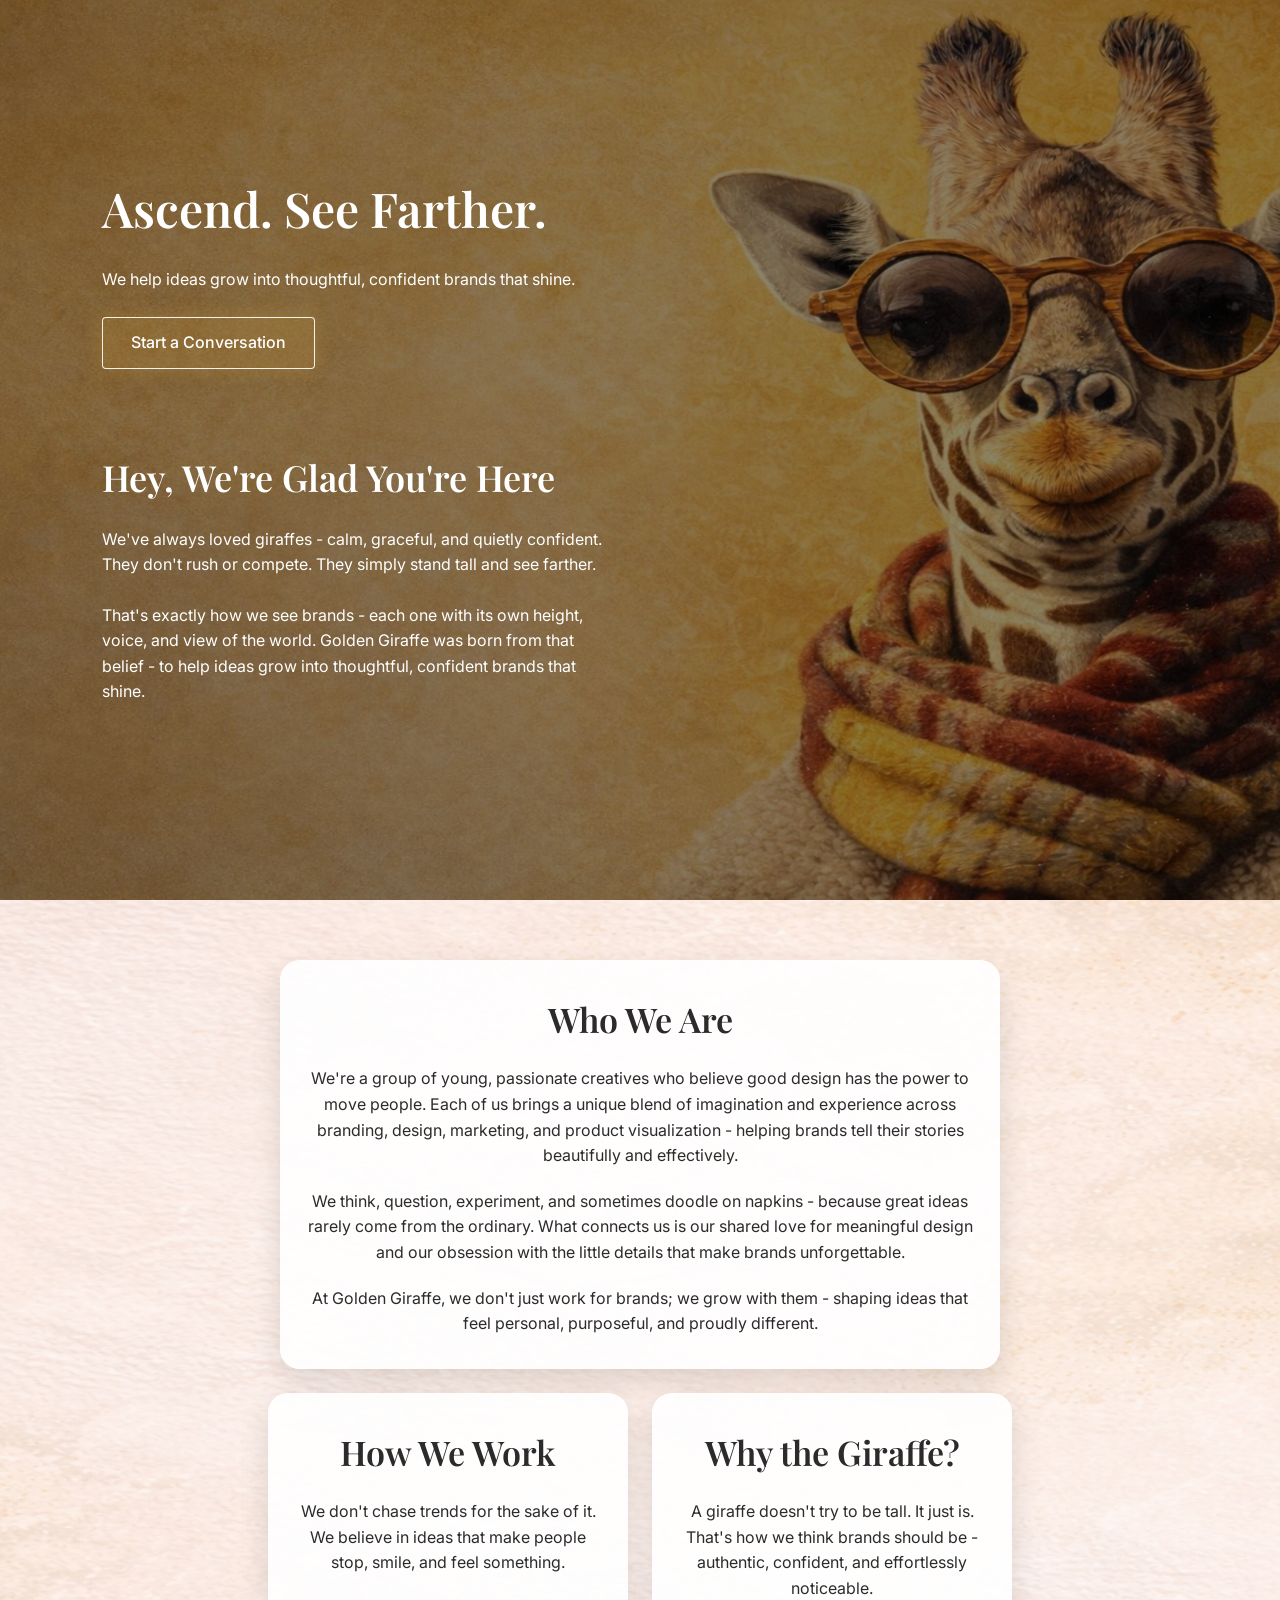
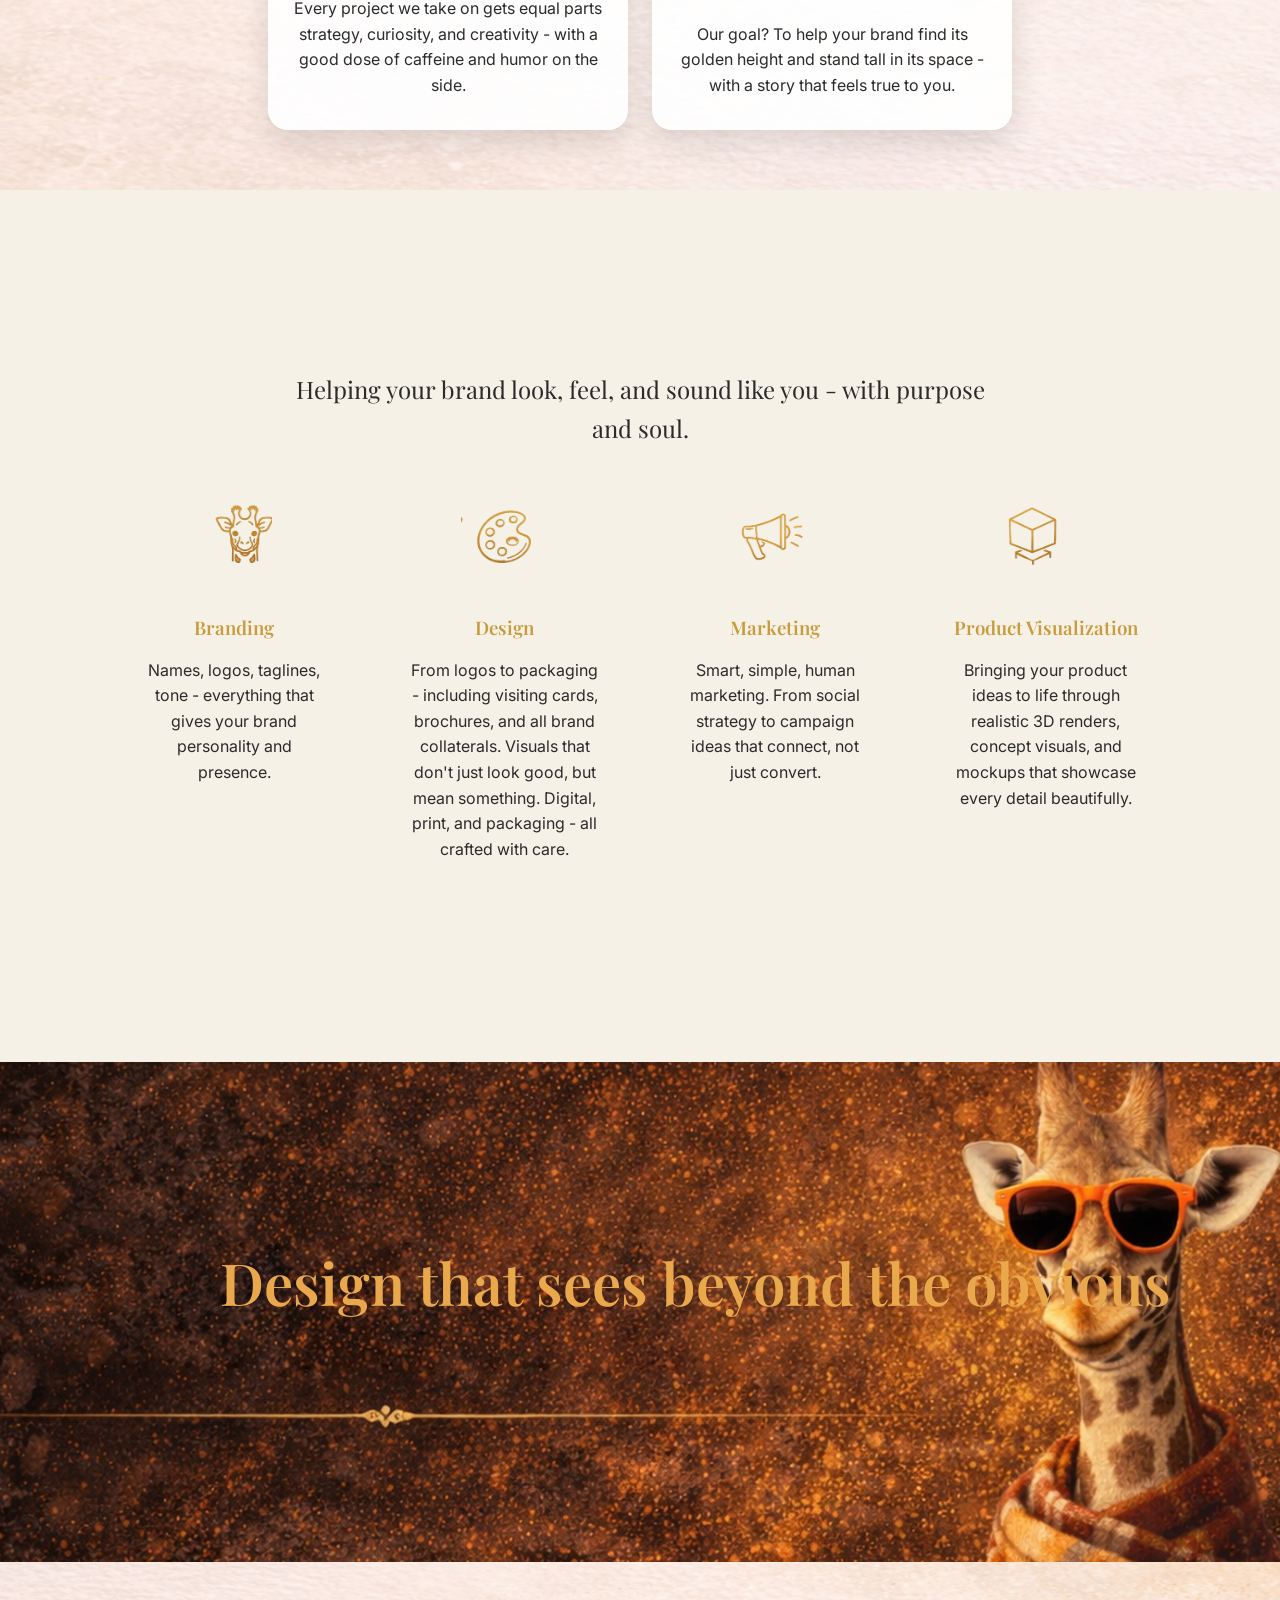
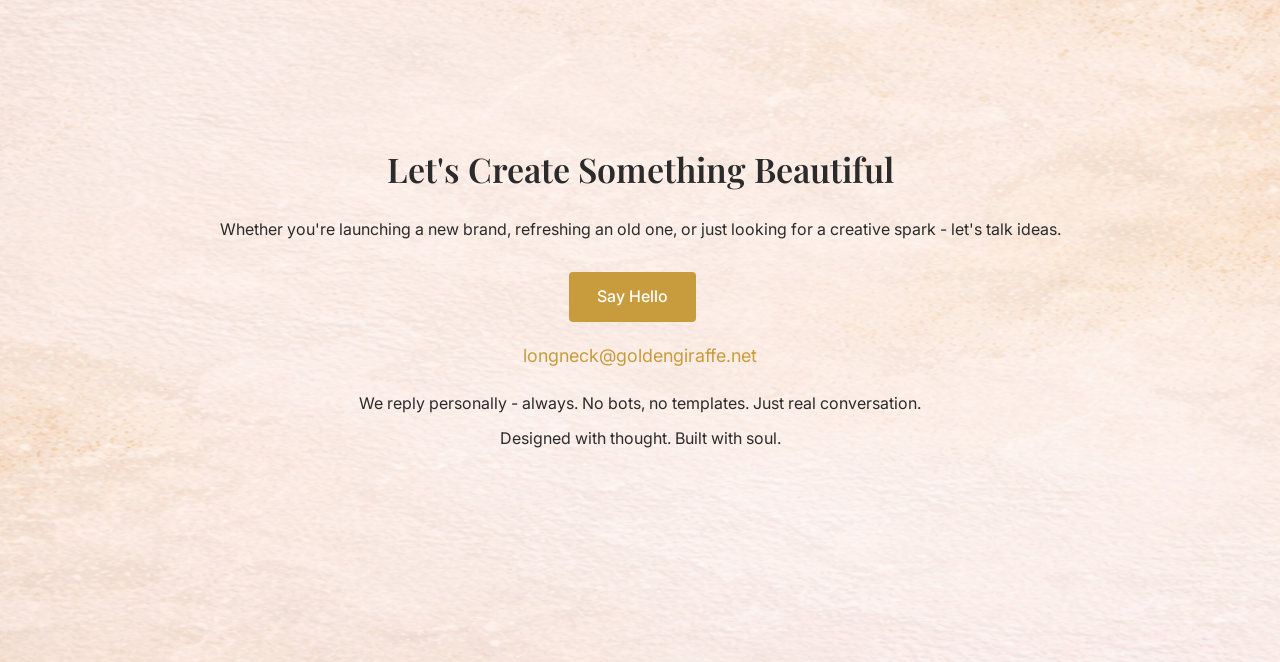
<file: index.html>
<!DOCTYPE html>
<html lang="en">

<head>
    <meta charset="UTF-8">
    <meta name="viewport" content="width=device-width, initial-scale=1.0">
    <title>Golden Giraffe</title>

    <link
        href="https://fonts.googleapis.com/css2?family=Playfair+Display:wght@400;600&family=Inter:wght@300;400;500&display=swap"
        rel="stylesheet">
    <link href="css/style.css" rel="stylesheet">
    <style>
        .info-cards-row {
            display: flex;
            gap: 24px;
            justify-content: center;
            align-items: stretch;
            flex-wrap: wrap;
        }

        .info-cards-row + .info-cards-row {
            margin-top: 24px;
        }

        .info-card {
            background: rgba(255, 255, 255, 0.92);
            border-radius: 20px;
            padding: 32px 24px;
            text-align: center;
            box-shadow: 0 12px 30px rgba(0, 0, 0, 0.12);
        }

        .info-card-wide {
            width: 100%;
            max-width: 720px;
            margin: 0 auto;
        }

        .info-card-half {
            flex: 1 1 320px;
            max-width: 360px;
        }

        .quote-banner {
            min-height: 200px;
            display: flex;
            align-items: center;
            justify-content: flex-start;
            text-align: left;
            padding: 0px;
        }

        .quote-banner-title {
            color: #e9a84c;
            font-size: 58px;
            max-width: none;
            line-height: 1.15;
            white-space: nowrap;
            margin: 0;
        }

        .quote-banner-inner {
            width: 100%;
            max-width: 1200px;
            margin: 0 200px;
            /* padding-left: 120px; */
        }

        @media (max-width: 768px) {
            .info-cards-row {
                gap: 18px;
            }

            .info-card {
                width: 100%;
                max-width: 100%;
                padding: 24px 18px;
            }

            .info-card h2 {
                font-size: 28px !important;
            }

            .quote-banner {
                min-height: 320px;
                padding: 16px;
                justify-content: center;
                text-align: center;
            }

            .quote-banner-title {
                font-size: 34px;
                max-width: 100%;
                white-space: normal;
            }

            .quote-banner-inner {
                padding-left: 0;
            }
        }

        @media (max-width: 480px) {
            .quote-banner-title {
                font-size: 28px;
            }
        }
    </style>
</head>

<body>

    <section class="split-section"
        style="background: url('images/banner1.png') no-repeat center center; background-size: cover;">
        <div class="split-text">
            <div class="hero-content">
                <h1>Ascend. See Farther.</h1>
                <p>
                    We help ideas grow into thoughtful, confident brands that shine.
                </p>
                <a href="https://wa.me/918870788703" class="btn btn-outline btn-whatsapp">Start a Conversation</a>
            </div>

            <div class="about-content">
                <h2>Hey, We're Glad You're Here</h2>
                <p>
                    We've always loved giraffes - calm, graceful, and quietly confident. They don't rush or compete.
                    They simply stand tall and see farther.
                </p>
                <p>
                    That's exactly how we see brands - each one with its own height, voice, and view of the world.
                    Golden Giraffe was born from that belief - to help ideas grow into thoughtful, confident brands
                    that shine.
                </p>
            </div>
        </div>
    </section>

    <section class="about"
        style="background: url('images/banner2.png') no-repeat center center; background-size: cover;">
        <div class="container" style="max-width: 1200px;">
            <div class="info-cards-row">
                <div class="info-card info-card-wide">
                    <h2 style="font-size: 34px; margin-bottom: 20px;">Who We Are</h2>
                    <p style="margin-bottom: 20px;">
                        We're a group of young, passionate creatives who believe good design has the power to move
                        people. Each of us brings a unique blend of imagination and experience across branding,
                        design, marketing, and product visualization - helping brands tell their stories beautifully
                        and effectively.
                    </p>
                    <p style="margin-bottom: 20px;">
                        We think, question, experiment, and sometimes doodle on napkins - because great ideas rarely
                        come from the ordinary. What connects us is our shared love for meaningful design and our
                        obsession with the little details that make brands unforgettable.
                    </p>
                    <p>
                        At Golden Giraffe, we don't just work for brands; we grow with them - shaping ideas that feel
                        personal, purposeful, and proudly different.
                    </p>
                </div>
            </div>

            <div class="info-cards-row">
                <div class="info-card info-card-half">
                    <h2 style="font-size: 34px; margin-bottom: 20px;">How We Work</h2>
                    <p style="margin-bottom: 20px;">
                        We don't chase trends for the sake of it. We believe in ideas that make people stop, smile,
                        and feel something.
                    </p>
                    <p>
                        Every project we take on gets equal parts strategy, curiosity, and creativity - with a good
                        dose of caffeine and humor on the side.
                    </p>
                </div>

                <div class="info-card info-card-half">
                    <h2 style="font-size: 34px; margin-bottom: 20px;">Why the Giraffe?</h2>
                    <p style="margin-bottom: 20px;">
                        A giraffe doesn't try to be tall. It just is. That's how we think brands should be -
                        authentic, confident, and effortlessly noticeable.
                    </p>
                    <p>
                        Our goal? To help your brand find its golden height and stand tall in its space - with a
                        story that feels true to you.
                    </p>
                </div>
            </div>
        </div>
    </section>

    <section class="banner">
        <section class="services">
            <div class="container">
                <h2>
                    Helping your brand look, feel, and sound like you - with purpose and soul.
                </h2>

                <div class="service-grid">

                    <div class="service-item">
                        <div class="icon">
                            <div class="icon-crop">
                                <img src="images/branding.png" alt="Branding">
                            </div>
                        </div>
                        <h3>Branding</h3>
                        <p>Names, logos, taglines, tone - everything that gives your brand personality and presence.</p>
                    </div>

                    <div class="service-item">
                        <div class="icon">
                            <div class="icon-crop">
                                <img src="images/design.png" alt="Design">
                            </div>

                        </div>
                        <h3>Design</h3>
                        <p>
                            From logos to packaging - including visiting cards, brochures, and all brand collaterals.
                            Visuals that don't just look good, but mean something. Digital, print, and packaging -
                            all crafted with care.
                        </p>
                    </div>

                    <div class="service-item">
                        <div class="icon">
                            <div class="icon-crop">
                                <img src="images/marketting.png" alt="Marketing">
                            </div>

                        </div>
                        <h3>Marketing</h3>
                        <p>Smart, simple, human marketing. From social strategy to campaign ideas that connect, not
                            just convert.</p>
                    </div>

                    <div class="service-item">
                        <div class="icon">
                            <div class="icon-crop">
                                <img src="images/product_visualization.png" alt="Product Visualization">
                            </div>

                        </div>
                        <h3>Product Visualization</h3>
                        <p>
                            Bringing your product ideas to life through realistic 3D renders, concept visuals, and
                            mockups that showcase every detail beautifully.
                        </p>
                    </div>

                </div>
            </div>
        </section>
    </section>

    <section class="banner"
        style="background: url('images/banner3New.png') no-repeat center center; background-size: cover; height: 500px;">
        <div class="quote-banner">
            <div class="quote-banner-inner">
                <h2 class="quote-banner-title">Design that sees beyond the obvious</h2>
            </div>
        </div>
    </section>

    <section class="banner"
        style="background: url('images/banner2.png') no-repeat center center; background-size: cover;">
        <section class="cta">
            <h2>Let's Create Something Beautiful</h2>
            <p>
                Whether you're launching a new brand, refreshing an old one, or just looking for a creative spark -
                let's talk ideas.
            </p>
            <a href="mailto:longneck@goldengiraffe.net" class="btn btn-primary">Say Hello</a>
            <div class="email">longneck@goldengiraffe.net</div>
            <p style="margin-top: 20px; margin-bottom: 10px;">We reply personally - always. No bots, no templates. Just real conversation.</p>
            <p>Designed with thought. Built with soul.</p>
        </section>
    </section>

</body>

</html>
</file>
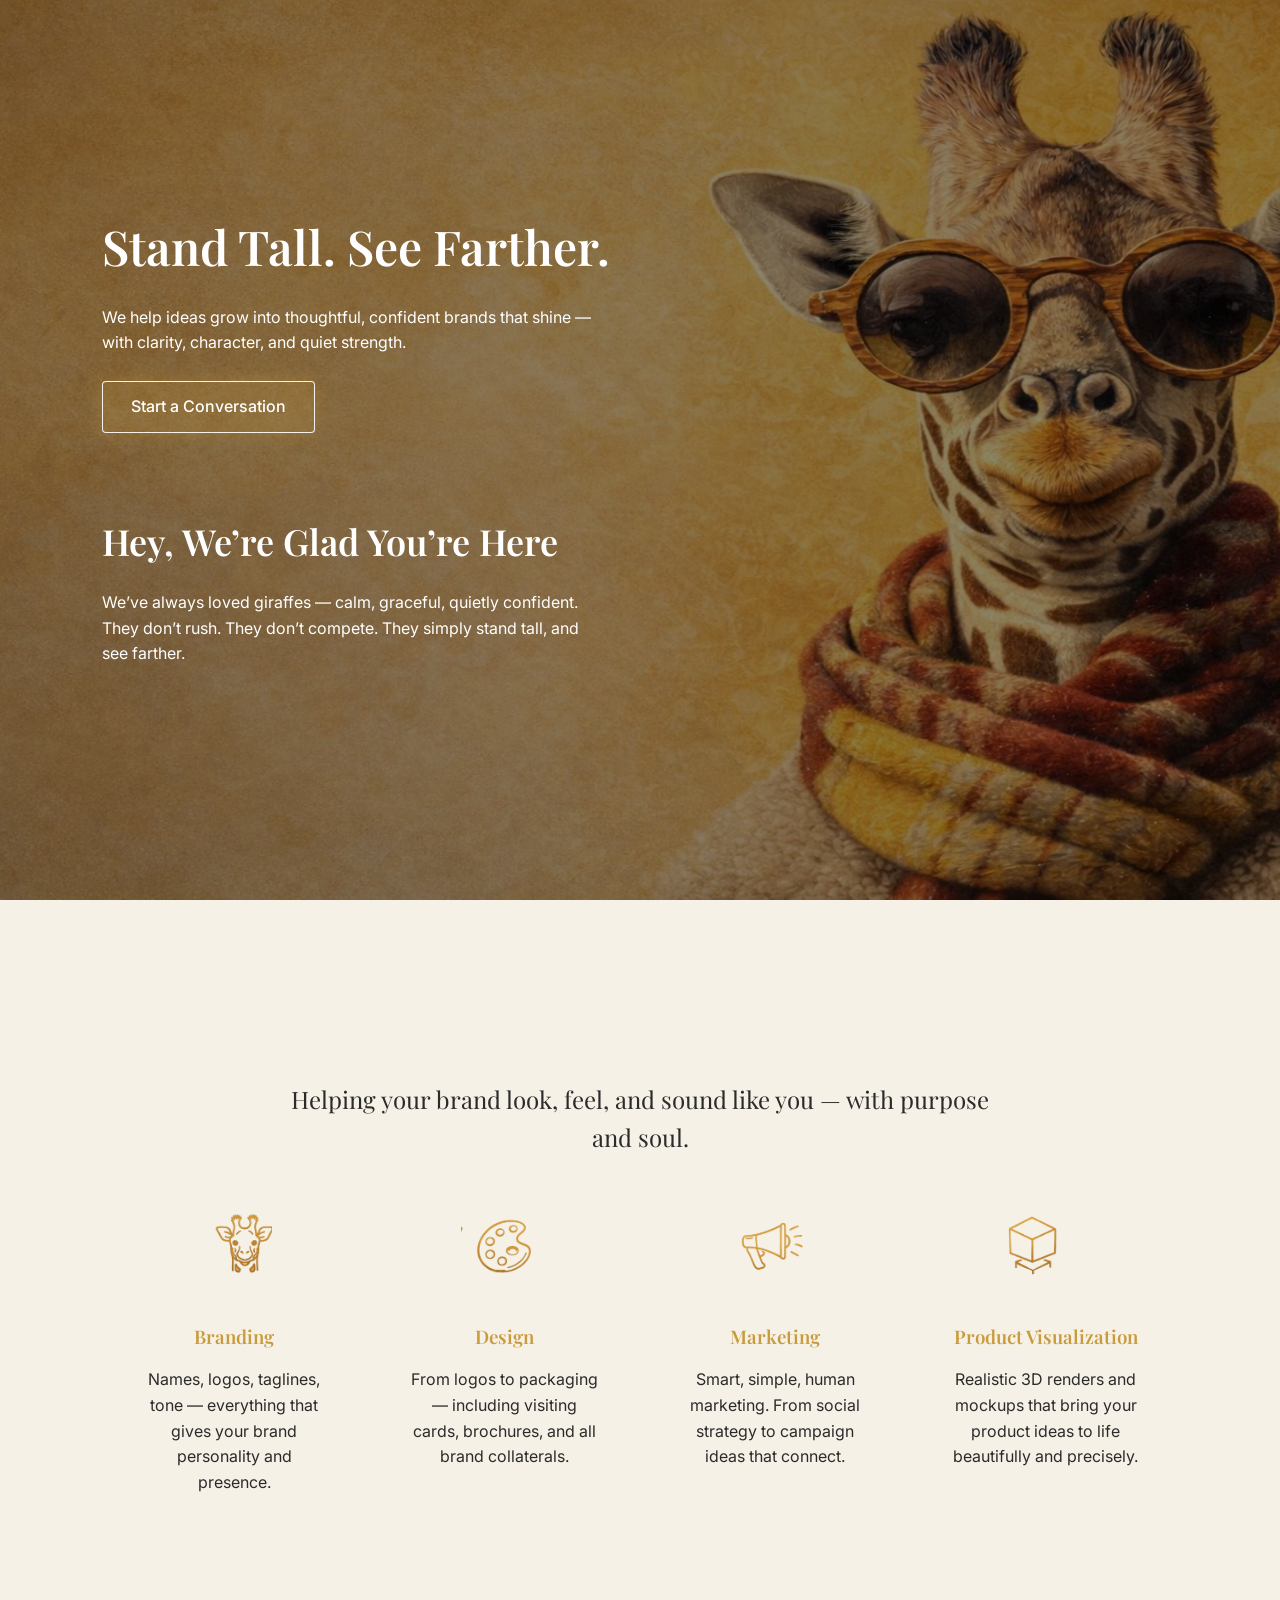
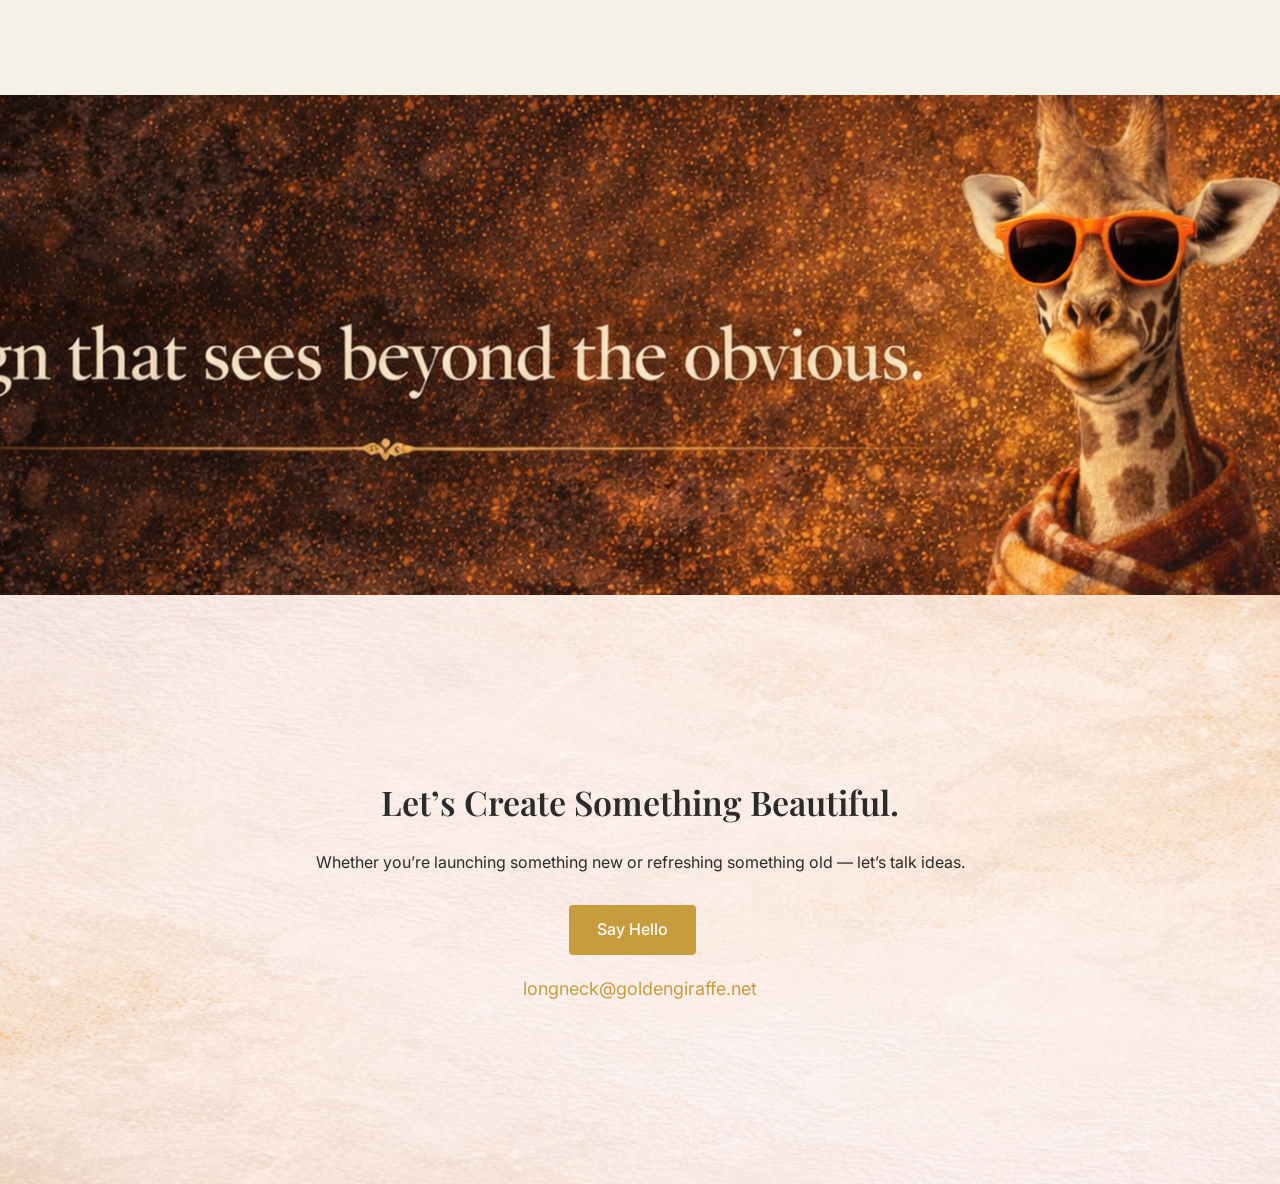
<file: index copy 2.html>
<!DOCTYPE html>
<html lang="en">

<head>
    <meta charset="UTF-8">
    <meta name="viewport" content="width=device-width, initial-scale=1.0">
    <title>Golden Giraffe</title>

    <!-- Google Fonts -->
    <link
        href="https://fonts.googleapis.com/css2?family=Playfair+Display:wght@400;600&family=Inter:wght@300;400;500&display=swap"
        rel="stylesheet">
    <!-- Your CSS File -->
    <link href="css/style.css" rel="stylesheet">
</head>

<body>

    <!-- HERO -->

    <!-- HERO + ABOUT WRAPPER -->
    <section class="split-section"
        style="background: url('images/banner1.png') no-repeat center center; background-size: cover;">
        <div class="split-text">

            <!-- HERO TEXT -->
            <div class="hero-content">
                <h1>Stand Tall. See Farther.</h1>
                <p>
                    We help ideas grow into thoughtful, confident brands that shine —
                    with clarity, character, and quiet strength.
                </p>
                <a href="https://wa.me/918870788703" class="btn btn-outline btn-whatsapp">Start a Conversation</a>
            </div>

            <!-- ABOUT TEXT -->
            <div class="about-content">
                <h2>Hey, We’re Glad You’re Here</h2>
                <p>
                    We’ve always loved giraffes — calm, graceful, quietly confident.
                    They don’t rush. They don’t compete.
                    They simply stand tall, and see farther.
                </p>
            </div>

        </div>
    </section>

    <!-- SERVICES -->
    <section class="banner">
        <section class="services">
            <div class="container">
                <h2>
                    Helping your brand look, feel, and sound like you — with purpose and soul.
                </h2>

                <div class="service-grid">

                    <div class="service-item">
                        <div class="icon">
                            <div class="icon-crop">
                                <img src="images/branding.png" alt="Branding">
                            </div>
                        </div>
                        <h3>Branding</h3>
                        <p>Names, logos, taglines, tone — everything that gives your brand personality and presence.</p>
                    </div>

                    <div class="service-item">
                        <div class="icon">
                            <div class="icon-crop">
                                <img src="images/design.png" alt="Design">
                            </div>

                        </div>
                        <h3>Design</h3>
                        <p>From logos to packaging — including visiting cards, brochures, and all brand collaterals.</p>
                    </div>

                    <div class="service-item">
                        <div class="icon">
                            <div class="icon-crop">
                                <img src="images/marketting.png" alt="Marketing">
                            </div>

                        </div>
                        <h3>Marketing</h3>
                        <p>Smart, simple, human marketing. From social strategy to campaign ideas that connect.</p>
                    </div>

                    <div class="service-item">
                        <div class="icon">
                            <div class="icon-crop">
                                <img src="images/product_visualization.png" alt="Product Visualization">
                            </div>

                        </div>
                        <h3>Product Visualization</h3>
                        <p>Realistic 3D renders and mockups that bring your product ideas to life beautifully and
                            precisely.</p>
                    </div>

                </div>
            </div>
        </section>
    </section>

    <!-- BANNER -->
    <section class="banner"
        style="background: url('images/banner3.png') no-repeat center center; background-size: cover; height: 500px;">
    </section>

    <!-- CTA -->
    <section class="banner"
        style="background: url('images/banner2.png') no-repeat center center; background-size: cover;">
        <section class="cta">
            <h2>Let’s Create Something Beautiful.</h2>
            <p>Whether you’re launching something new or refreshing something old — let’s talk ideas.</p>
            <a href="mailto:longneck@goldengiraffe.net" class="btn btn-primary">Say Hello</a>
            <div class="email">longneck@goldengiraffe.net</div>
        </section>
    </section>

</body>

</html>
</file>
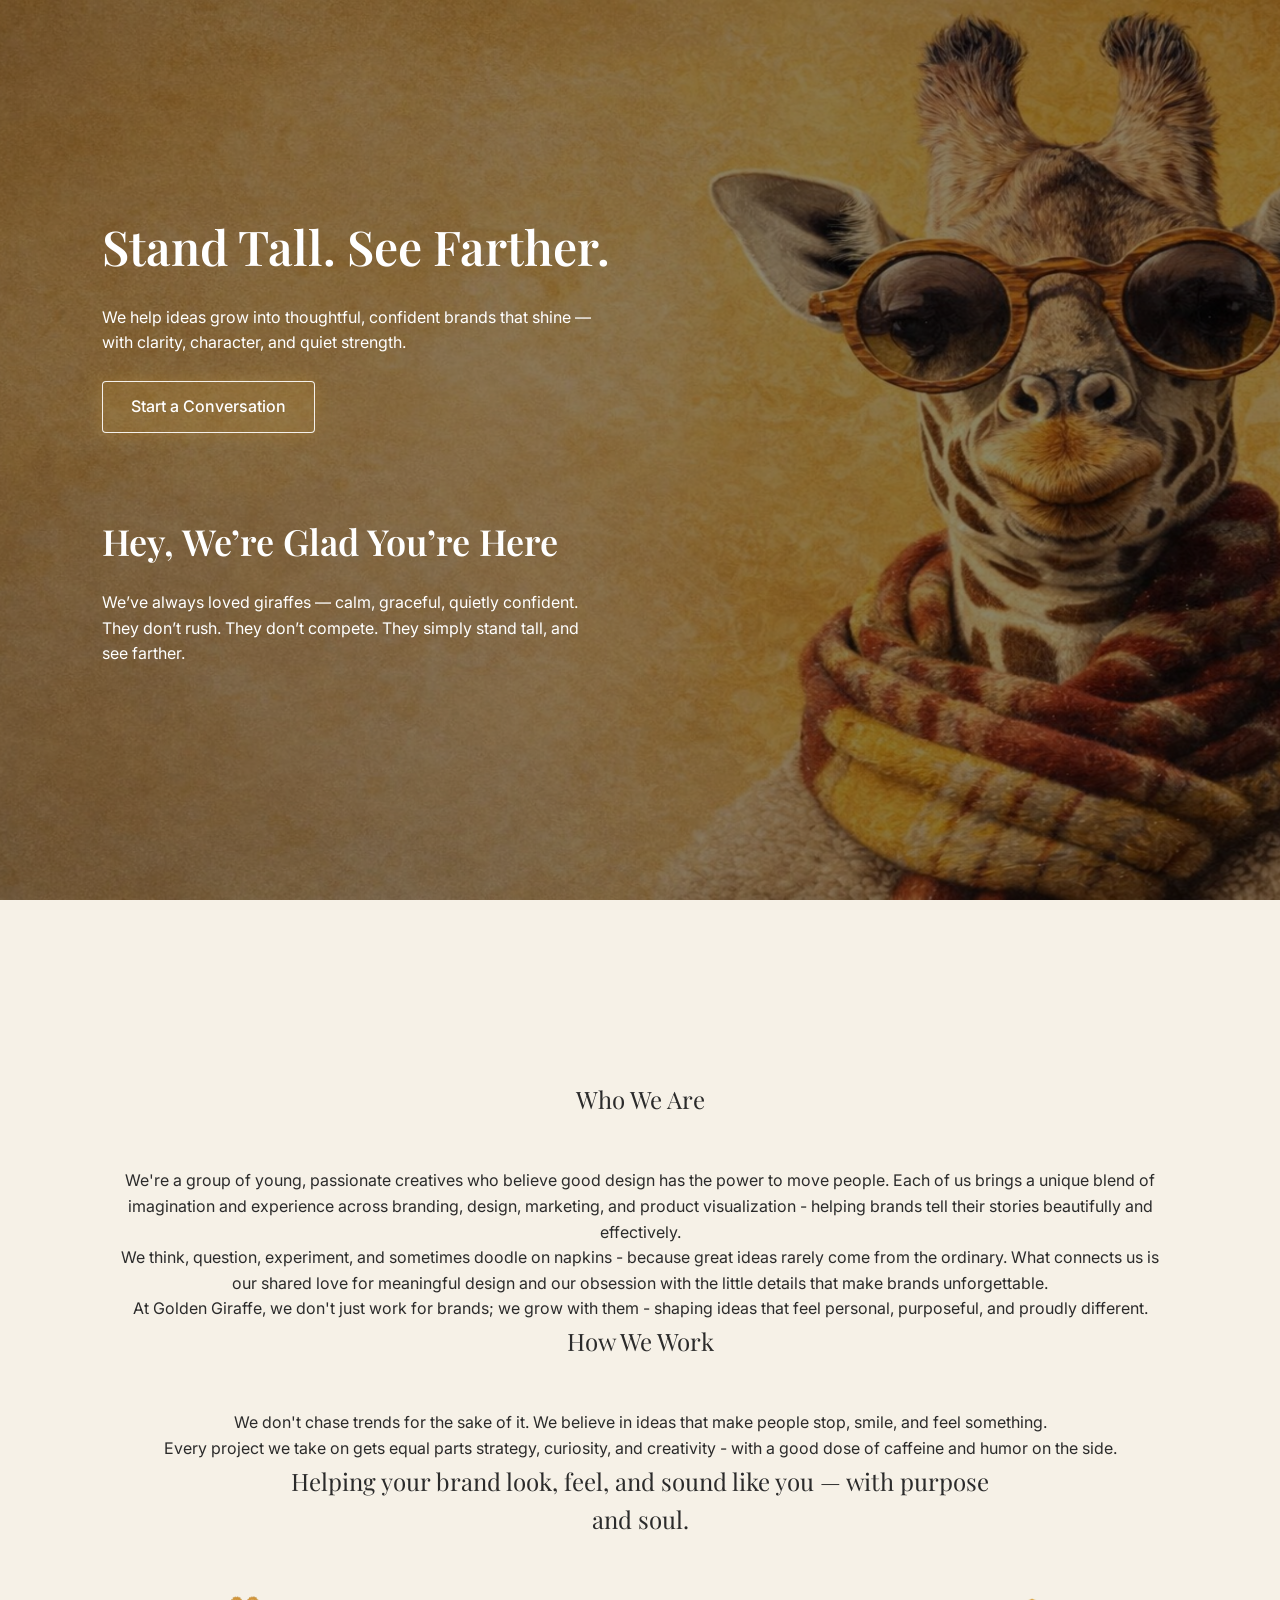
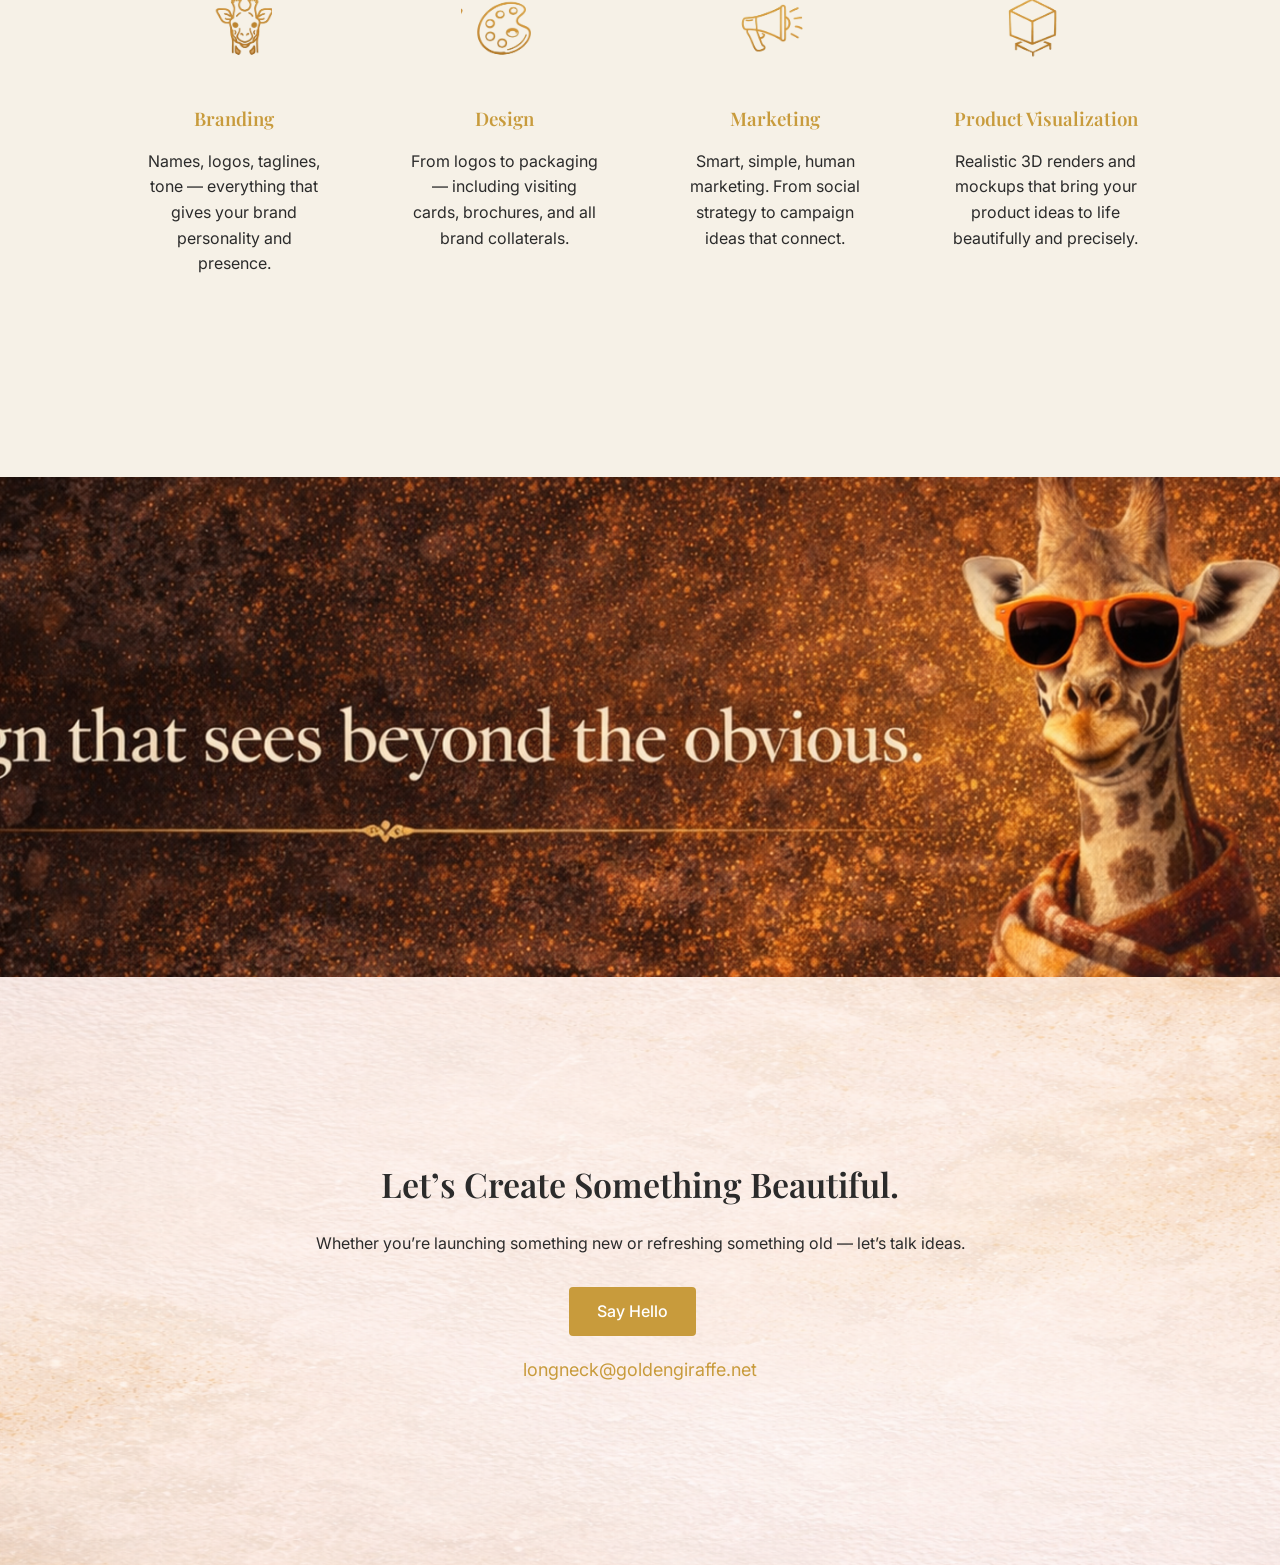
<file: index copy.html>
<!DOCTYPE html>
<html lang="en">

<head>
    <meta charset="UTF-8">
    <meta name="viewport" content="width=device-width, initial-scale=1.0">
    <title>Golden Giraffe</title>

    <!-- Google Fonts -->
    <link
        href="https://fonts.googleapis.com/css2?family=Playfair+Display:wght@400;600&family=Inter:wght@300;400;500&display=swap"
        rel="stylesheet">
    <!-- Your CSS File -->
    <link href="css/style.css" rel="stylesheet">
</head>

<body>

    <!-- HERO -->

    <!-- HERO + ABOUT WRAPPER -->
    <section class="split-section"
        style="background: url('images/banner1.png') no-repeat center center; background-size: cover;">
        <div class="split-text">

            <!-- HERO TEXT -->
            <div class="hero-content">
                <h1>Stand Tall. See Farther.</h1>
                <p>
                    We help ideas grow into thoughtful, confident brands that shine —
                    with clarity, character, and quiet strength.
                </p>
                <a href="https://wa.me/918870788703" class="btn btn-outline btn-whatsapp">Start a Conversation</a>
            </div>

            <!-- ABOUT TEXT -->
            <div class="about-content">
                <h2>Hey, We’re Glad You’re Here</h2>
                <p>
                    We’ve always loved giraffes — calm, graceful, quietly confident.
                    They don’t rush. They don’t compete.
                    They simply stand tall, and see farther.
                </p>
            </div>

        </div>
    </section>

    <!-- SERVICES -->
    <section class="banner">
        <section class="services">

<div class="container story-grid">
            <div class="story-card">
                <h2>Who We Are</h2>
                <p>
                    We're a group of young, passionate creatives who believe good design has the power to move
                    people. Each of us brings a unique blend of imagination and experience across branding, design,
                    marketing, and product visualization - helping brands tell their stories beautifully and
                    effectively.
                </p>
                <p>
                    We think, question, experiment, and sometimes doodle on napkins - because great ideas rarely
                    come from the ordinary. What connects us is our shared love for meaningful design and our
                    obsession with the little details that make brands unforgettable.
                </p>
                <p>
                    At Golden Giraffe, we don't just work for brands; we grow with them - shaping ideas that feel
                    personal, purposeful, and proudly different.
                </p>
            </div>

            <div class="story-card accent-card">
                <h2>How We Work</h2>
                <p>
                    We don't chase trends for the sake of it. We believe in ideas that make people stop, smile, and
                    feel something.
                </p>
                <p>
                    Every project we take on gets equal parts strategy, curiosity, and creativity - with a good
                    dose of caffeine and humor on the side.
                </p>
            </div>
        </div>
            
            <div class="container">
                <h2>
                    Helping your brand look, feel, and sound like you — with purpose and soul.
                </h2>

                <div class="service-grid">

                    <div class="service-item">
                        <div class="icon">
                            <div class="icon-crop">
                                <img src="images/branding.png" alt="Branding">
                            </div>
                        </div>
                        <h3>Branding</h3>
                        <p>Names, logos, taglines, tone — everything that gives your brand personality and presence.</p>
                    </div>

                    <div class="service-item">
                        <div class="icon">
                            <div class="icon-crop">
                                <img src="images/design.png" alt="Design">
                            </div>

                        </div>
                        <h3>Design</h3>
                        <p>From logos to packaging — including visiting cards, brochures, and all brand collaterals.</p>
                    </div>

                    <div class="service-item">
                        <div class="icon">
                            <div class="icon-crop">
                                <img src="images/marketting.png" alt="Marketing">
                            </div>

                        </div>
                        <h3>Marketing</h3>
                        <p>Smart, simple, human marketing. From social strategy to campaign ideas that connect.</p>
                    </div>

                    <div class="service-item">
                        <div class="icon">
                            <div class="icon-crop">
                                <img src="images/product_visualization.png" alt="Product Visualization">
                            </div>

                        </div>
                        <h3>Product Visualization</h3>
                        <p>Realistic 3D renders and mockups that bring your product ideas to life beautifully and
                            precisely.</p>
                    </div>

                </div>
            </div>
        </section>
    </section>

    <!-- BANNER -->
    <section class="banner"
        style="background: url('images/banner3.png') no-repeat center center; background-size: cover; height: 500px;">
    </section>

    <!-- CTA -->
    <section class="banner"
        style="background: url('images/banner2.png') no-repeat center center; background-size: cover;">
        <section class="cta">
            <h2>Let’s Create Something Beautiful.</h2>
            <p>Whether you’re launching something new or refreshing something old — let’s talk ideas.</p>
            <a href="mailto:longneck@goldengiraffe.net" class="btn btn-primary">Say Hello</a>
            <div class="email">longneck@goldengiraffe.net</div>
        </section>
    </section>

</body>

</html>
</file>
<file: css/style.css>
:root{
    --gold:#c89b3c;
    --dark:#2b2b2b;
    --light:#f6f1e7;
}

*{
    margin:0;
    padding:0;
    box-sizing:border-box;
}

body{
    font-family: 'Inter', sans-serif;
    background: var(--light);
    color: var(--dark);
    line-height:1.6;
}

h1,h2,h3{
    font-family:'Playfair Display', serif;
    font-weight:600;
}

section{
    padding: 60px 8%;
}

.container{
    max-width:1200px;
    margin:auto;
}

.btn{
    display:inline-block;
    padding:12px 28px;
    margin-right:15px;
    border-radius:4px;
    text-decoration:none;
    font-weight:500;
    transition:0.3s;
}

.btn-primary{
    background:var(--gold);
    color:#fff;
}

.btn-primary:hover{
    background:#a67c2e;
}

.btn-outline{
    border:1px solid var(--dark);
    color:var(--dark);
}

.btn-outline:hover{
    background:var(--dark);
    color:#fff;
}

.btn-whatsapp{
    border-color: rgba(255, 255, 255, 0.9);
    color:#fff;
    background: rgba(200, 155, 60, 0.18);
    box-shadow: 0 0 18px rgba(200, 155, 60, 0.35);
}

.btn-whatsapp:hover{
    background: var(--gold);
    border-color: var(--gold);
    color:#fff;
    box-shadow: 0 0 24px rgba(200, 155, 60, 0.55);
}

/* HERO */
.hero{
    display:flex;
    align-items:center;
    justify-content:space-between;
    background:linear-gradient(to right, #f6f1e7 50%, #f3d18a 50%);
}

.hero-text{
    width:50%;
}

.hero-text h1{
    font-size:48px;
    margin-bottom:20px;
}

.hero-text p{
    margin-bottom:30px;
    max-width:500px;
}

.hero-img{
    width:45%;
}

.hero-img img{
    width:100%;
}

/* About */
.about{
    background:#f1e9dc;
}

.about h2{
    margin-bottom:20px;
    font-size:36px;
}

.about p{
    max-width:700px;
}

/* Services */
.services{
   text-align:center;
}

.services h2 {
  text-align: center;
  max-width: 700px;
  margin: 0 auto 50px;
  font-weight: 400;
}

.service-grid {
  display: grid;
  grid-template-columns: repeat(auto-fit, minmax(220px, 1fr));
  gap: 40px;
}

.service-item {
  text-align: center;
  padding: 20px;
  transition: all 0.3s ease;
}

.service-item h3{
    margin-bottom:15px;
    color:var(--gold);
}

/* Banner Section */
.banner{
    padding:120px 20px;
}

/* CTA */
.cta{
    text-align:center;
}

.cta h2{
    font-size:34px;
    margin-bottom:20px;
}

.cta p{
    margin-bottom:30px;
}

.email{
    margin-top:20px;
    font-size:18px;
    color:var(--gold);
}

footer{
    text-align:center;
    padding:30px;
    font-size:14px;
    background:#eee4d4;
}


.split-section {
    min-height: 100vh; /* Full screen height */
    display: flex;
    align-items: center;
    padding: 60px 8%;
    position: relative;
}

/* Optional dark overlay for better text readability */
.split-section::before {
    content: "";
    position: absolute;
    inset: 0;
    background: rgba(0, 0, 0, 0.45); /* Adjust opacity */
}

.split-text {
    position: relative;
    z-index: 2;
    max-width: 600px;
    color: #fff;
}

.hero-content{
    margin-bottom:80px;
}

.split-text h1{
    font-size:48px;
    margin-bottom:20px;
}

.split-text h2{
    font-size:36px;
    margin-bottom:20px;
}

.split-text p{
    max-width:500px;
    margin-bottom:25px;
}

.split-image{
    display:flex;
    align-items:flex-end;
    justify-content:center;
    overflow:hidden;
}

.split-image img{
    height:700px;        /* Fixed height */
    width:auto;
    object-fit:cover;
}


.icon svg {
  width: 48px;
  height: 48px;
  transition: all 0.3s ease;
}

/* Hover effects */
.icon img {
  width: 48px;
  height: 48px;
  object-fit: contain;
  transition: all 0.3s ease;
}

/* Hover effects */
.service-item:hover {
  transform: translateY(-5px);
}

.service-item:hover img {
  transform: translateY(-3px) scale(1.05);
  opacity: 0.9;
}

.icon-crop {
  width: 48px;
  height: 48px;
  /* overflow: hidden; */
  display: inline-block;
}

.icon-crop img {
  width: calc(100% + 34px);  /* 20px left + 20px right */
  height: calc(100% + 40px); /* 20px top + 20px bottom */
  object-fit: cover;
  transform: translate(-20px, -20px);
}   
/* =========================
   MOBILE RESPONSIVE
========================= */

@media (max-width: 992px) {

    section {
        padding: 60px 6%;
    }

    .split-section {
        min-height: auto;
        padding: 80px 6%;
    }

    .split-text {
        max-width: 100%;
    }

    .split-text h1 {
        font-size: 38px;
    }

    .split-text h2 {
        font-size: 28px;
    }

    .split-text p {
        font-size: 16px;
    }

    .hero-content {
        margin-bottom: 50px;
    }

    .service-grid {
        gap: 30px;
    }
}

@media (max-width: 768px) {

    section {
        padding: 50px 5%;
    }

    .split-section {
        padding: 70px 5%;
    }

    .split-text h1 {
        font-size: 32px;
    }

    .split-text h2 {
        font-size: 24px;
    }

    .services h2,
    .cta h2 {
        font-size: 26px;
    }

    .btn {
        display: block;
        margin-bottom: 15px;
        text-align: center;
    }

    .banner {
        padding: 80px 20px;
    }
}

@media (max-width: 480px) {

    .split-text h1 {
        font-size: 26px;
    }

    .split-text h2 {
        font-size: 20px;
    }

    .split-text p {
        font-size: 14px;
    }

    .email {
        font-size: 16px;
    }

}
</file>
